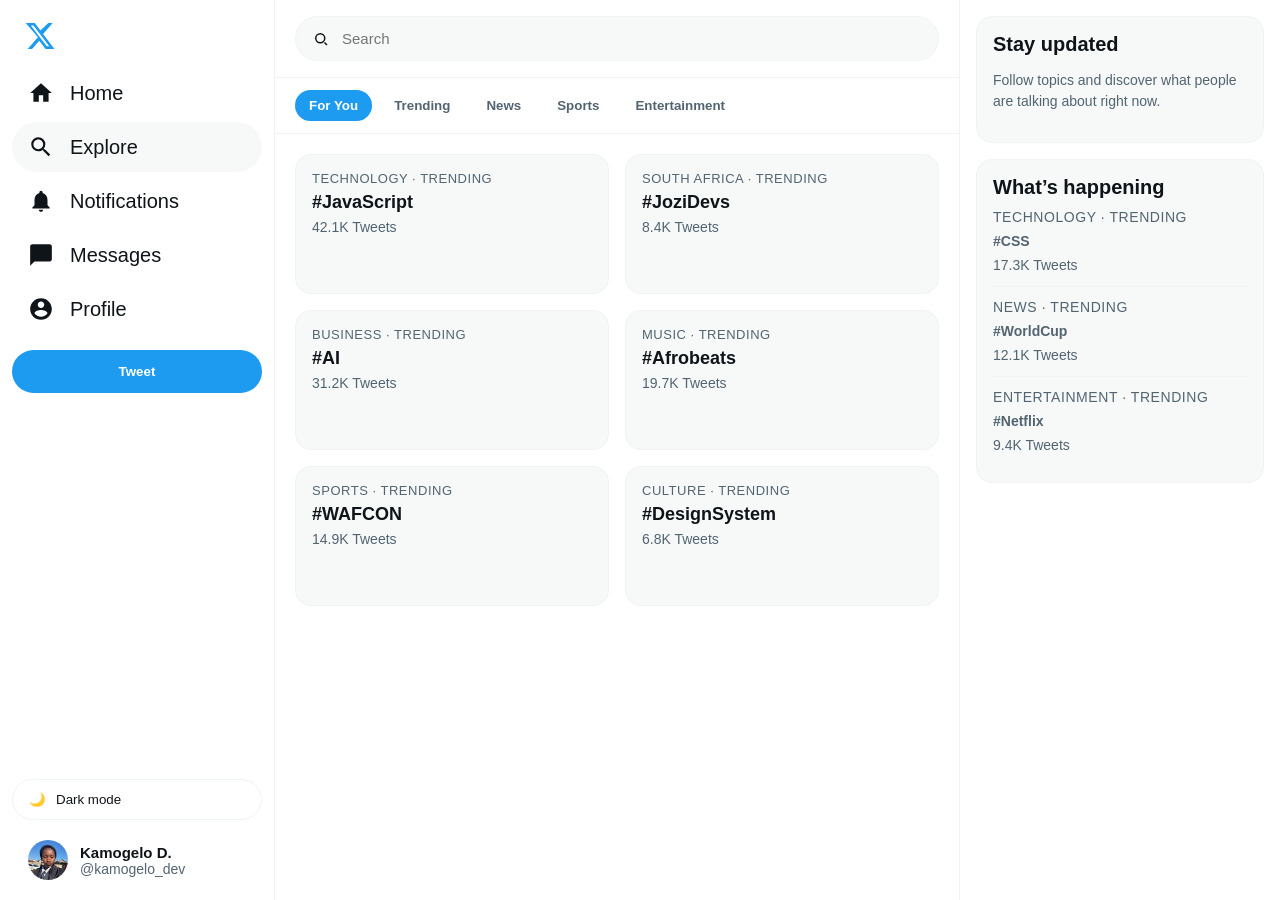
<file: explore.html>
<!DOCTYPE html>
<html lang="en" data-theme="light">
  <head>
    <meta charset="UTF-8" />
    <meta name="viewport" content="width=device-width, initial-scale=1.0" />
    <title>Explore / X</title>
    <link rel="stylesheet" href="css/darkmode.css" />
    <link rel="stylesheet" href="css/style.css" />
  </head>
  <body>
    <div class="app-grid">
      <aside class="sidebar">
        <div class="sidebar-logo" aria-label="X logo">
          <svg viewBox="0 0 24 24" fill="currentColor" width="32" height="32">
            <path d="M18.244 2.25h3.308l-7.227 8.26 8.502 11.24H16.17l-4.714-6.231-5.401 6.231H2.748l7.73-8.835L1.254 2.25H8.08l4.261 5.633 5.902-5.633Zm-1.161 17.52h1.833L7.084 4.126H5.117z"/>
          </svg>
        </div>

        <nav class="sidebar-nav">
          <a href="index.html" class="nav-item">
            <svg viewBox="0 0 24 24" fill="currentColor" width="26" height="26"><path d="M10 20v-6h4v6h5v-8h3L12 3 2 12h3v8z"/></svg>
            <span>Home</span>
          </a>
          <a href="explore.html" class="nav-item active">
            <svg viewBox="0 0 24 24" fill="currentColor" width="26" height="26"><path d="M15.5 14h-.79l-.28-.27A6.471 6.471 0 0 0 16 9.5 6.5 6.5 0 1 0 9.5 16c1.61 0 3.09-.59 4.23-1.57l.27.28v.79l5 4.99L20.49 19l-4.99-5zm-6 0C7.01 14 5 11.99 5 9.5S7.01 5 9.5 5 14 7.01 14 9.5 11.99 14 9.5 14z"/></svg>
            <span>Explore</span>
          </a>
          <a href="#" class="nav-item">
            <svg viewBox="0 0 24 24" fill="currentColor" width="26" height="26"><path d="M12 22c1.1 0 2-.9 2-2h-4c0 1.1.9 2 2 2zm6-6v-5c0-3.07-1.64-5.64-4.5-6.32V4c0-.83-.67-1.5-1.5-1.5s-1.5.67-1.5 1.5v.68C7.63 5.36 6 7.92 6 11v5l-2 2v1h16v-1l-2-2z"/></svg>
            <span>Notifications</span>
          </a>
          <a href="#" class="nav-item">
            <svg viewBox="0 0 24 24" fill="currentColor" width="26" height="26"><path d="M20 2H4c-1.1 0-2 .9-2 2v18l4-4h14c1.1 0 2-.9 2-2V4c0-1.1-.9-2-2-2z"/></svg>
            <span>Messages</span>
          </a>
          <a href="#" class="nav-item">
            <svg viewBox="0 0 24 24" fill="currentColor" width="26" height="26"><path d="M12 2C6.48 2 2 6.48 2 12s4.48 10 10 10 10-4.48 10-10S17.52 2 12 2zm0 3c1.66 0 3 1.34 3 3s-1.34 3-3 3-3-1.34-3-3 1.34-3 3-3zm0 14.2c-2.5 0-4.71-1.28-6-3.22.03-1.99 4-3.08 6-3.08 1.99 0 5.97 1.09 6 3.08-1.29 1.94-3.5 3.22-6 3.22z"/></svg>
            <span>Profile</span>
          </a>
        </nav>

        <button class="tweet-btn" type="button">Tweet</button>

        <button class="dark-toggle" id="darkToggle" onclick="toggleDark()" type="button">
          <span id="darkIcon">🌙</span>
          <span id="darkLabel">Dark mode</span>
        </button>

        <div class="sidebar-profile">
          <img src="./assets/IMG-20260607-WA0019.jpg" alt="avatar" class="avatar" />
          <div class="profile-info">
            <span class="profile-name">Kamogelo D.</span>
            <span class="profile-handle">@kamogelo_dev</span>
          </div>
        </div>
      </aside>

      <main class="explore-main">
        <div class="explore-header">
          <div class="search-box">
            <svg viewBox="0 0 24 24" fill="none" stroke="currentColor" stroke-width="2" width="18" height="18" aria-hidden="true">
              <circle cx="11" cy="11" r="6"></circle>
              <path d="M20 20L16.65 16.65"></path>
            </svg>
            <input type="text" placeholder="Search" />
          </div>
        </div>

        <div class="filter-tabs" role="tablist" aria-label="Explore filters">
          <button class="filter-tab active" type="button">For You</button>
          <button class="filter-tab" type="button">Trending</button>
          <button class="filter-tab" type="button">News</button>
          <button class="filter-tab" type="button">Sports</button>
          <button class="filter-tab" type="button">Entertainment</button>
        </div>

        <section class="trend-grid" aria-label="Trending topics">
          <article class="trend-card">
            <span class="trend-category">Technology · Trending</span>
            <span class="trend-hashtag">#JavaScript</span>
            <span class="trend-count">42.1K Tweets</span>
          </article>
          <article class="trend-card">
            <span class="trend-category">South Africa · Trending</span>
            <span class="trend-hashtag">#JoziDevs</span>
            <span class="trend-count">8.4K Tweets</span>
          </article>
          <article class="trend-card">
            <span class="trend-category">Business · Trending</span>
            <span class="trend-hashtag">#AI</span>
            <span class="trend-count">31.2K Tweets</span>
          </article>
          <article class="trend-card">
            <span class="trend-category">Music · Trending</span>
            <span class="trend-hashtag">#Afrobeats</span>
            <span class="trend-count">19.7K Tweets</span>
          </article>
          <article class="trend-card">
            <span class="trend-category">Sports · Trending</span>
            <span class="trend-hashtag">#WAFCON</span>
            <span class="trend-count">14.9K Tweets</span>
          </article>
          <article class="trend-card">
            <span class="trend-category">Culture · Trending</span>
            <span class="trend-hashtag">#DesignSystem</span>
            <span class="trend-count">6.8K Tweets</span>
          </article>
        </section>
      </main>

      <aside class="right-panel">
        <div class="promo-card">
          <h2>Stay updated</h2>
          <p>Follow topics and discover what people are talking about right now.</p>
        </div>

        <div class="trending-box">
          <h2>What’s happening</h2>
          <div class="trending-item">
            <span class="trend-category">Technology · Trending</span>
            <span class="trend-hashtag">#CSS</span>
            <span>17.3K Tweets</span>
          </div>
          <div class="trending-item">
            <span class="trend-category">News · Trending</span>
            <span class="trend-hashtag">#WorldCup</span>
            <span>12.1K Tweets</span>
          </div>
          <div class="trending-item">
            <span class="trend-category">Entertainment · Trending</span>
            <span class="trend-hashtag">#Netflix</span>
            <span>9.4K Tweets</span>
          </div>
        </div>
      </aside>
    </div>

    <script src="darkmode.js"></script>
  </body>
</html>
</file>
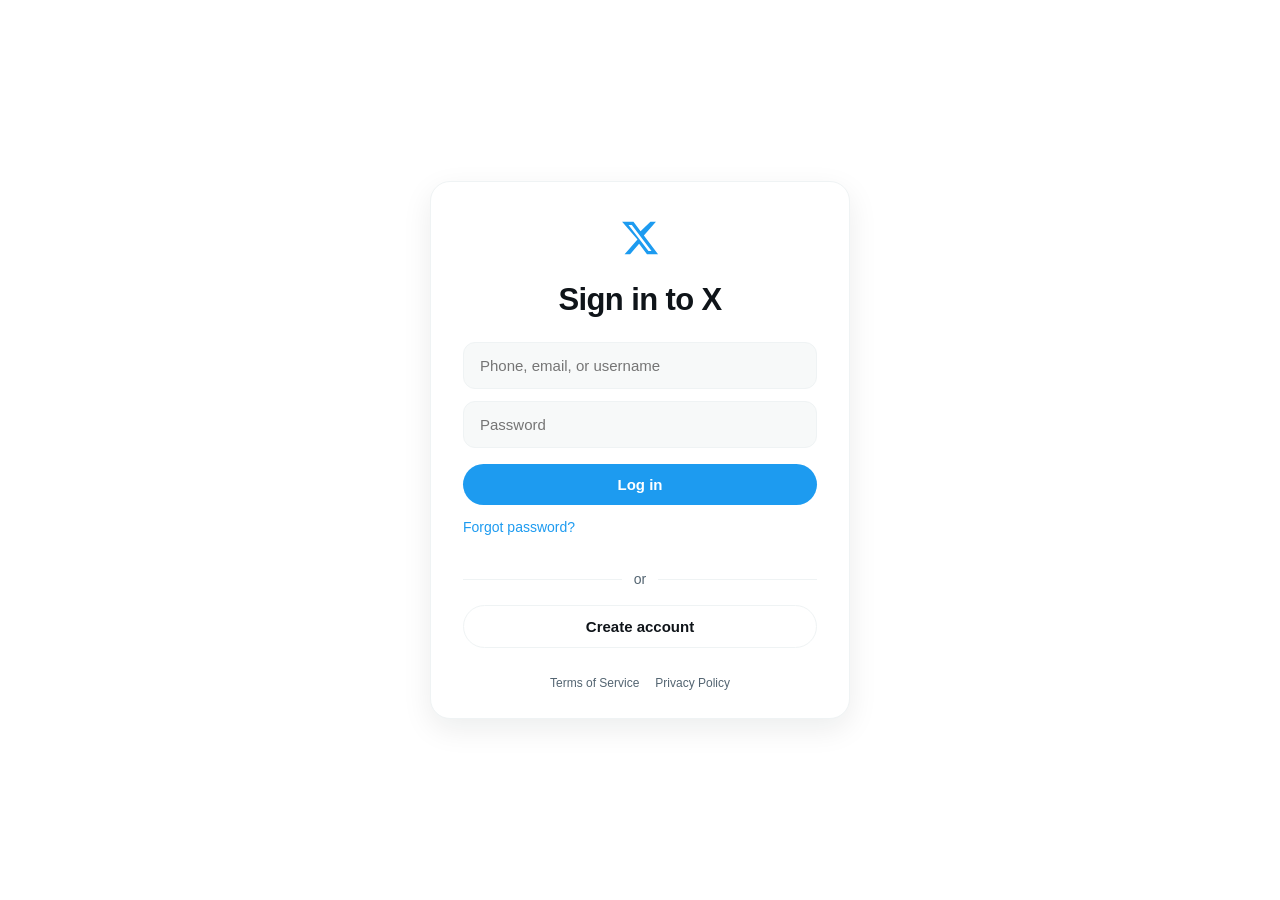
<file: login.html>
<!DOCTYPE html>
<html lang="en" data-theme="light">
  <head>
    <meta charset="UTF-8" />
    <meta name="viewport" content="width=device-width, initial-scale=1.0" />
    <title>Log in to X</title>
    <link rel="stylesheet" href="css/darkmode.css" />
    <link rel="stylesheet" href="login.css" />
  </head>
  <body>
    <main class="login-card" aria-label="Login form">
      <div class="login-logo" aria-label="X logo">
        <svg viewBox="0 0 24 24" fill="currentColor" width="40" height="40">
          <path d="M18.244 2.25h3.308l-7.227 8.26 8.502 11.24H16.17l-4.714-6.231-5.401 6.231H2.748l7.73-8.835L1.254 2.25H8.08l4.261 5.633 5.902-5.633Zm-1.161 17.52h1.833L7.084 4.126H5.117z"/>
        </svg>
      </div>

      <h1 class="login-title">Sign in to X</h1>

      <form>
        <div class="form-group">
          <input class="input-field" type="text" placeholder="Phone, email, or username" />
          <input class="input-field" type="password" placeholder="Password" />
          <button class="login-button" type="submit">Log in</button>
        </div>
      </form>

      <a class="forgot-link" href="#">Forgot password?</a>

      <div class="divider">or</div>

      <button class="create-account-button" type="button">Create account</button>

      <div class="footer-links">
        <a href="#">Terms of Service</a>
        <a href="#">Privacy Policy</a>
      </div>
    </main>
  </body>
</html>
</file>
<file: css/darkmode.css>
/* Shared theme variables for the login page */
:root {
  --bg-primary: #ffffff;
  --bg-secondary: #f7f9f9;
  --text-primary: #0f1419;
  --text-secondary: #536471;
  --border: #eff3f4;
  --accent: #1d9bf0;
  --hover: #f7f9f9;
}

[data-theme="dark"] {
  --bg-primary: #15202b;
  --bg-secondary: #1e2732;
  --text-primary: #e7e9ea;
  --text-secondary: #8b98a5;
  --border: #38444d;
  --hover: #1e2732;
  --accent: #1d9bf0;
}
</file>
<file: css/style.css>
* {
  box-sizing: border-box;
}

body {
  margin: 0;
  min-height: 100vh;
  font-family: -apple-system, BlinkMacSystemFont, "Segoe UI", Roboto, Helvetica, Arial, sans-serif;
  background: var(--bg-primary);
  color: var(--text-primary);
}

.app-grid {
  display: grid;
  grid-template-columns: 275px minmax(0, 1fr) 320px;
  max-width: 1320px;
  margin: 0 auto;
  min-height: 100vh;
}

.sidebar {
  position: sticky;
  top: 0;
  height: 100vh;
  padding: 8px 12px;
  display: flex;
  flex-direction: column;
  border-right: 1px solid var(--border);
}

.sidebar-logo {
  padding: 12px;
  color: var(--accent);
}

.sidebar-nav {
  display: flex;
  flex-direction: column;
  gap: 4px;
}

.nav-item {
  display: flex;
  align-items: center;
  gap: 16px;
  padding: 12px 16px;
  border-radius: 9999px;
  text-decoration: none;
  color: var(--text-primary);
  font-size: 20px;
  transition: background 0.2s ease;
}

.nav-item:hover,
.nav-item.active {
  background: var(--hover);
}

.tweet-btn {
  margin-top: 16px;
  padding: 14px 16px;
  border: none;
  border-radius: 999px;
  background: var(--accent);
  color: white;
  font-weight: 700;
  cursor: pointer;
}

.dark-toggle {
  margin-top: auto;
  display: flex;
  align-items: center;
  gap: 10px;
  padding: 12px 16px;
  border: 1px solid var(--border);
  border-radius: 999px;
  background: transparent;
  color: var(--text-primary);
  cursor: pointer;
}

.sidebar-profile {
  display: flex;
  align-items: center;
  gap: 12px;
  padding: 12px 16px;
  border-radius: 9999px;
  margin-top: 8px;
}

.sidebar-profile:hover {
  background: var(--hover);
}

.profile-info {
  display: flex;
  flex-direction: column;
}

.profile-name {
  font-weight: 700;
  font-size: 15px;
}

.profile-handle {
  font-size: 14px;
  color: var(--text-secondary);
}

.avatar {
  width: 40px;
  height: 40px;
  border-radius: 50%;
  object-fit: cover;
  flex-shrink: 0;
}

.explore-main {
  border-right: 1px solid var(--border);
  min-height: 100vh;
}

.explore-header {
  position: sticky;
  top: 0;
  padding: 16px 20px;
  background: var(--bg-blur);
  backdrop-filter: blur(12px);
  border-bottom: 1px solid var(--border);
  z-index: 5;
}

.search-box {
  display: flex;
  align-items: center;
  gap: 10px;
  padding: 12px 16px;
  border: 1px solid var(--border);
  border-radius: 999px;
  background: var(--bg-secondary);
}

.search-box input {
  flex: 1;
  border: none;
  background: transparent;
  color: var(--text-primary);
  outline: none;
  font-size: 15px;
}

.filter-tabs {
  display: flex;
  gap: 8px;
  padding: 12px 20px;
  overflow-x: auto;
  border-bottom: 1px solid var(--border);
}

.filter-tab {
  padding: 8px 14px;
  border: none;
  border-radius: 999px;
  background: transparent;
  color: var(--text-secondary);
  font-weight: 600;
  cursor: pointer;
  white-space: nowrap;
}

.filter-tab.active {
  background: var(--accent);
  color: white;
}

.trend-grid {
  display: grid;
  grid-template-columns: repeat(2, minmax(0, 1fr));
  gap: 16px;
  padding: 20px;
}

.trend-card {
  border: 1px solid var(--border);
  border-radius: 16px;
  padding: 16px;
  background: var(--bg-secondary);
  display: flex;
  flex-direction: column;
  gap: 6px;
  min-height: 140px;
}

.trend-category {
  font-size: 13px;
  color: var(--text-secondary);
  text-transform: uppercase;
  letter-spacing: 0.04em;
}

.trend-hashtag {
  font-size: 18px;
  font-weight: 700;
}

.trend-count {
  font-size: 14px;
  color: var(--text-secondary);
}

.right-panel {
  padding: 16px;
  display: flex;
  flex-direction: column;
  gap: 16px;
}

.promo-card,
.trending-box {
  background: var(--bg-secondary);
  border: 1px solid var(--border);
  border-radius: 16px;
  padding: 16px;
}

.promo-card h2,
.trending-box h2 {
  margin: 0 0 8px;
  font-size: 20px;
}

.promo-card p,
.trending-item span {
  color: var(--text-secondary);
  font-size: 14px;
  line-height: 1.5;
}

.trending-item {
  display: flex;
  flex-direction: column;
  gap: 3px;
  padding: 10px 0;
  border-top: 1px solid var(--border);
}

.trending-item:first-of-type {
  border-top: none;
  padding-top: 0;
}

@media (max-width: 1100px) {
  .app-grid {
    grid-template-columns: 88px minmax(0, 1fr) 300px;
  }

  .nav-item span,
  .tweet-btn,
  .dark-toggle span,
  .sidebar-profile .profile-info {
    display: none;
  }

  .tweet-btn {
    width: 50px;
    height: 50px;
    padding: 0;
    border-radius: 50%;
  }

  .tweet-btn::after {
    content: "+";
    font-size: 24px;
    display: block;
  }
}

@media (max-width: 900px) {
  .trend-grid {
    grid-template-columns: 1fr;
  }
}

@media (max-width: 768px) {
  .app-grid {
    grid-template-columns: 1fr;
  }

  .sidebar {
    position: fixed;
    bottom: 0;
    top: auto;
    left: 0;
    right: 0;
    height: 60px;
    flex-direction: row;
    align-items: center;
    justify-content: space-around;
    border-right: none;
    border-top: 1px solid var(--border);
    background: var(--bg-primary);
    z-index: 100;
    padding: 0 16px;
  }

  .sidebar-logo,
  .sidebar-profile,
  .dark-toggle,
  .tweet-btn {
    display: none;
  }

  .sidebar-nav {
    flex-direction: row;
    width: 100%;
    justify-content: space-around;
  }

  .nav-item span {
    display: none;
  }

  .explore-main {
    padding-bottom: 70px;
  }

  .right-panel {
    display: none;
  }
}
</file>
<file: login.css>
:root {
  color-scheme: light dark;
}

* {
  box-sizing: border-box;
}

body {
  margin: 0;
  min-height: 100vh;
  display: grid;
  place-items: center;
  padding: 24px;
  background: var(--bg-primary);
  color: var(--text-primary);
  font-family: -apple-system, BlinkMacSystemFont, "Segoe UI", Roboto, Helvetica, Arial, sans-serif;
}

.login-card {
  width: min(100%, 420px);
  background: var(--bg-primary);
  border: 1px solid var(--border);
  border-radius: 20px;
  padding: 36px 32px 28px;
  box-shadow: 0 10px 30px rgba(15, 20, 25, 0.08);
}

.login-logo {
  display: flex;
  justify-content: center;
  margin-bottom: 24px;
  color: var(--accent);
}

.login-title {
  text-align: center;
  font-size: 31px;
  font-weight: 700;
  margin-bottom: 24px;
  letter-spacing: -0.02em;
}

.form-group {
  display: flex;
  flex-direction: column;
  gap: 12px;
}

.input-field {
  width: 100%;
  padding: 14px 16px;
  border: 1px solid var(--border);
  border-radius: 12px;
  background: var(--bg-secondary);
  color: var(--text-primary);
  font-size: 15px;
  outline: none;
  transition: border-color 0.2s ease, box-shadow 0.2s ease;
}

.input-field:focus {
  border-color: var(--accent);
  box-shadow: 0 0 0 3px rgba(29, 155, 240, 0.15);
}

.login-button,
.create-account-button {
  width: 100%;
  border-radius: 999px;
  font-size: 15px;
  font-weight: 700;
  padding: 12px 16px;
  cursor: pointer;
  transition: transform 0.15s ease, background-color 0.2s ease;
}

.login-button {
  border: none;
  background: var(--accent);
  color: white;
  margin-top: 4px;
}

.login-button:hover,
.create-account-button:hover {
  transform: translateY(-1px);
}

.forgot-link {
  display: inline-block;
  margin: 14px 0 18px;
  color: var(--accent);
  text-decoration: none;
  font-size: 14px;
  text-align: center;
}

.forgot-link:hover {
  text-decoration: underline;
}

.divider {
  display: flex;
  align-items: center;
  gap: 12px;
  margin: 18px 0;
  color: var(--text-secondary);
  font-size: 14px;
}

.divider::before,
.divider::after {
  content: "";
  flex: 1;
  height: 1px;
  background: var(--border);
}

.create-account-button {
  border: 1px solid var(--border);
  background: transparent;
  color: var(--text-primary);
}

.create-account-button:hover {
  background: var(--hover);
}

.footer-links {
  display: flex;
  justify-content: center;
  gap: 16px;
  flex-wrap: wrap;
  margin-top: 28px;
  font-size: 12px;
}

.footer-links a {
  color: var(--text-secondary);
  text-decoration: none;
}

.footer-links a:hover {
  text-decoration: underline;
}

@media (max-width: 480px) {
  .login-card {
    padding: 28px 20px 24px;
    border-radius: 16px;
  }

  .login-title {
    font-size: 26px;
  }
}
</file>
